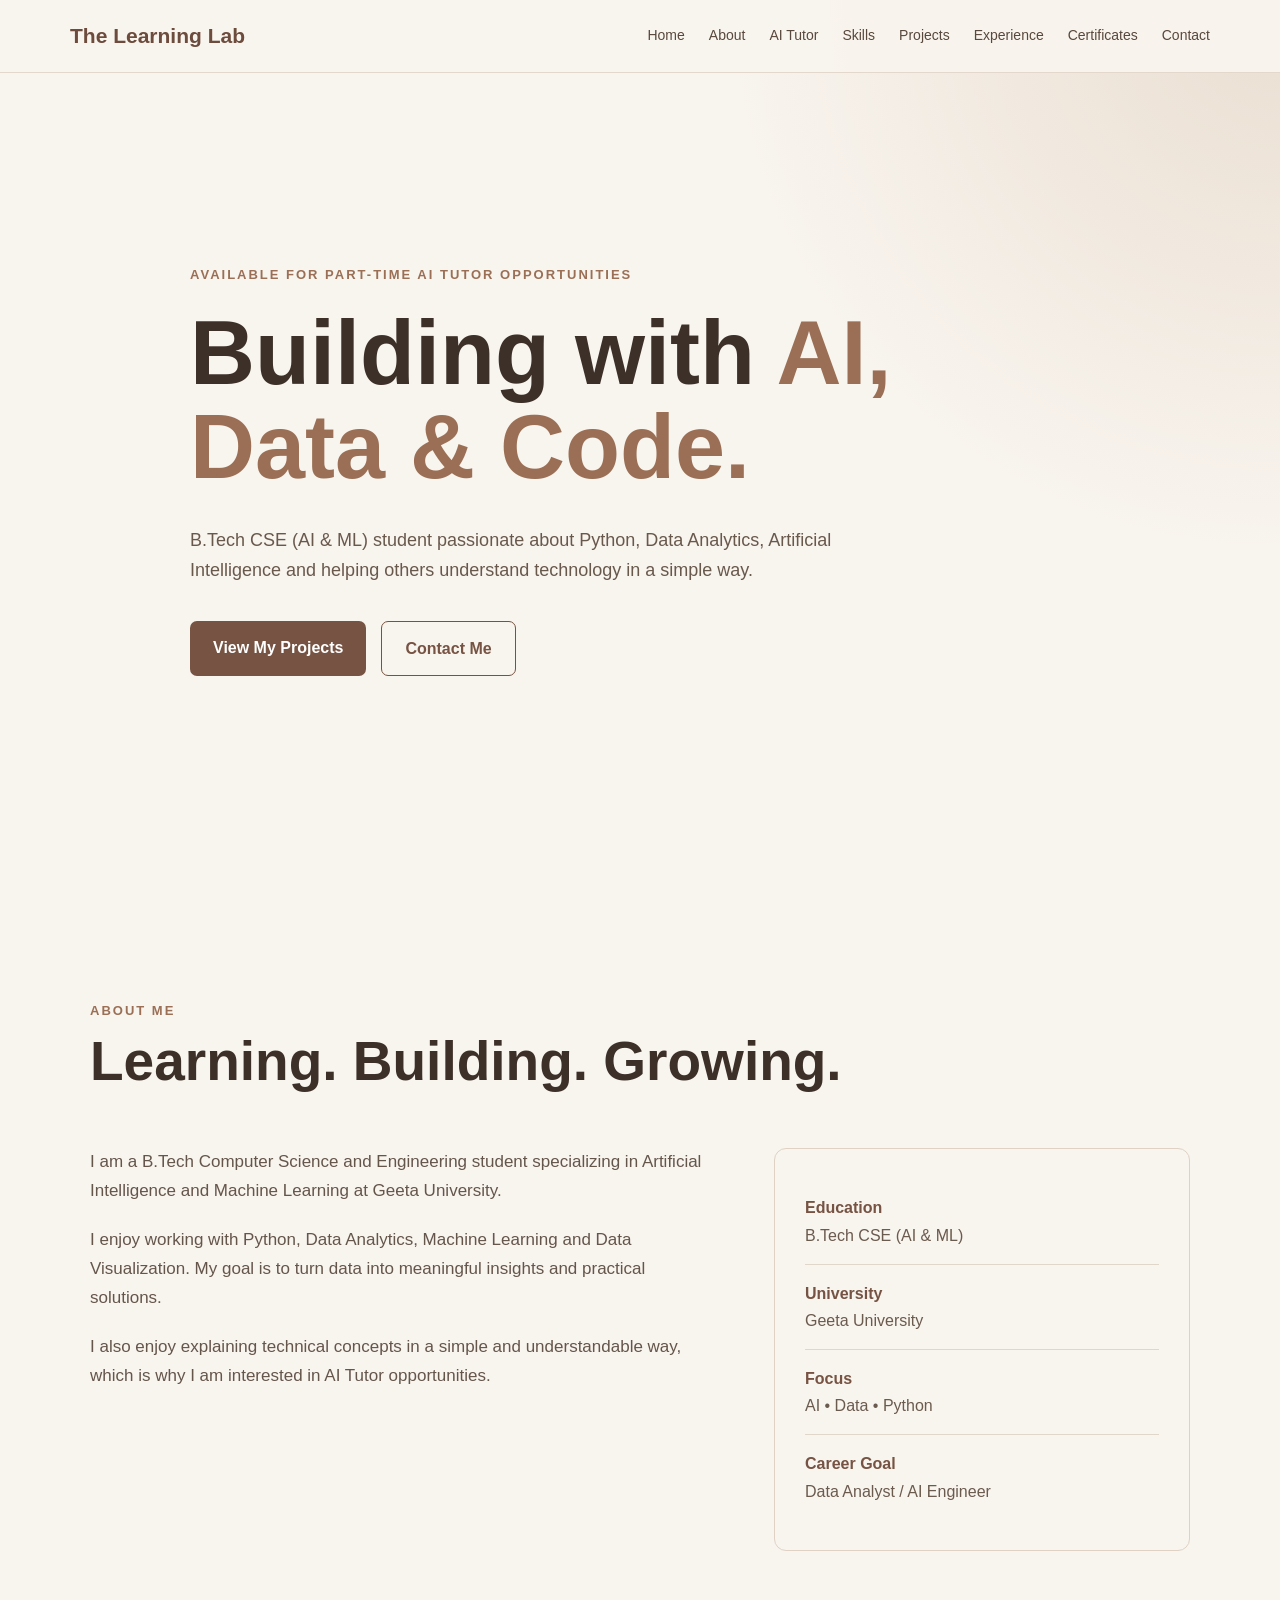
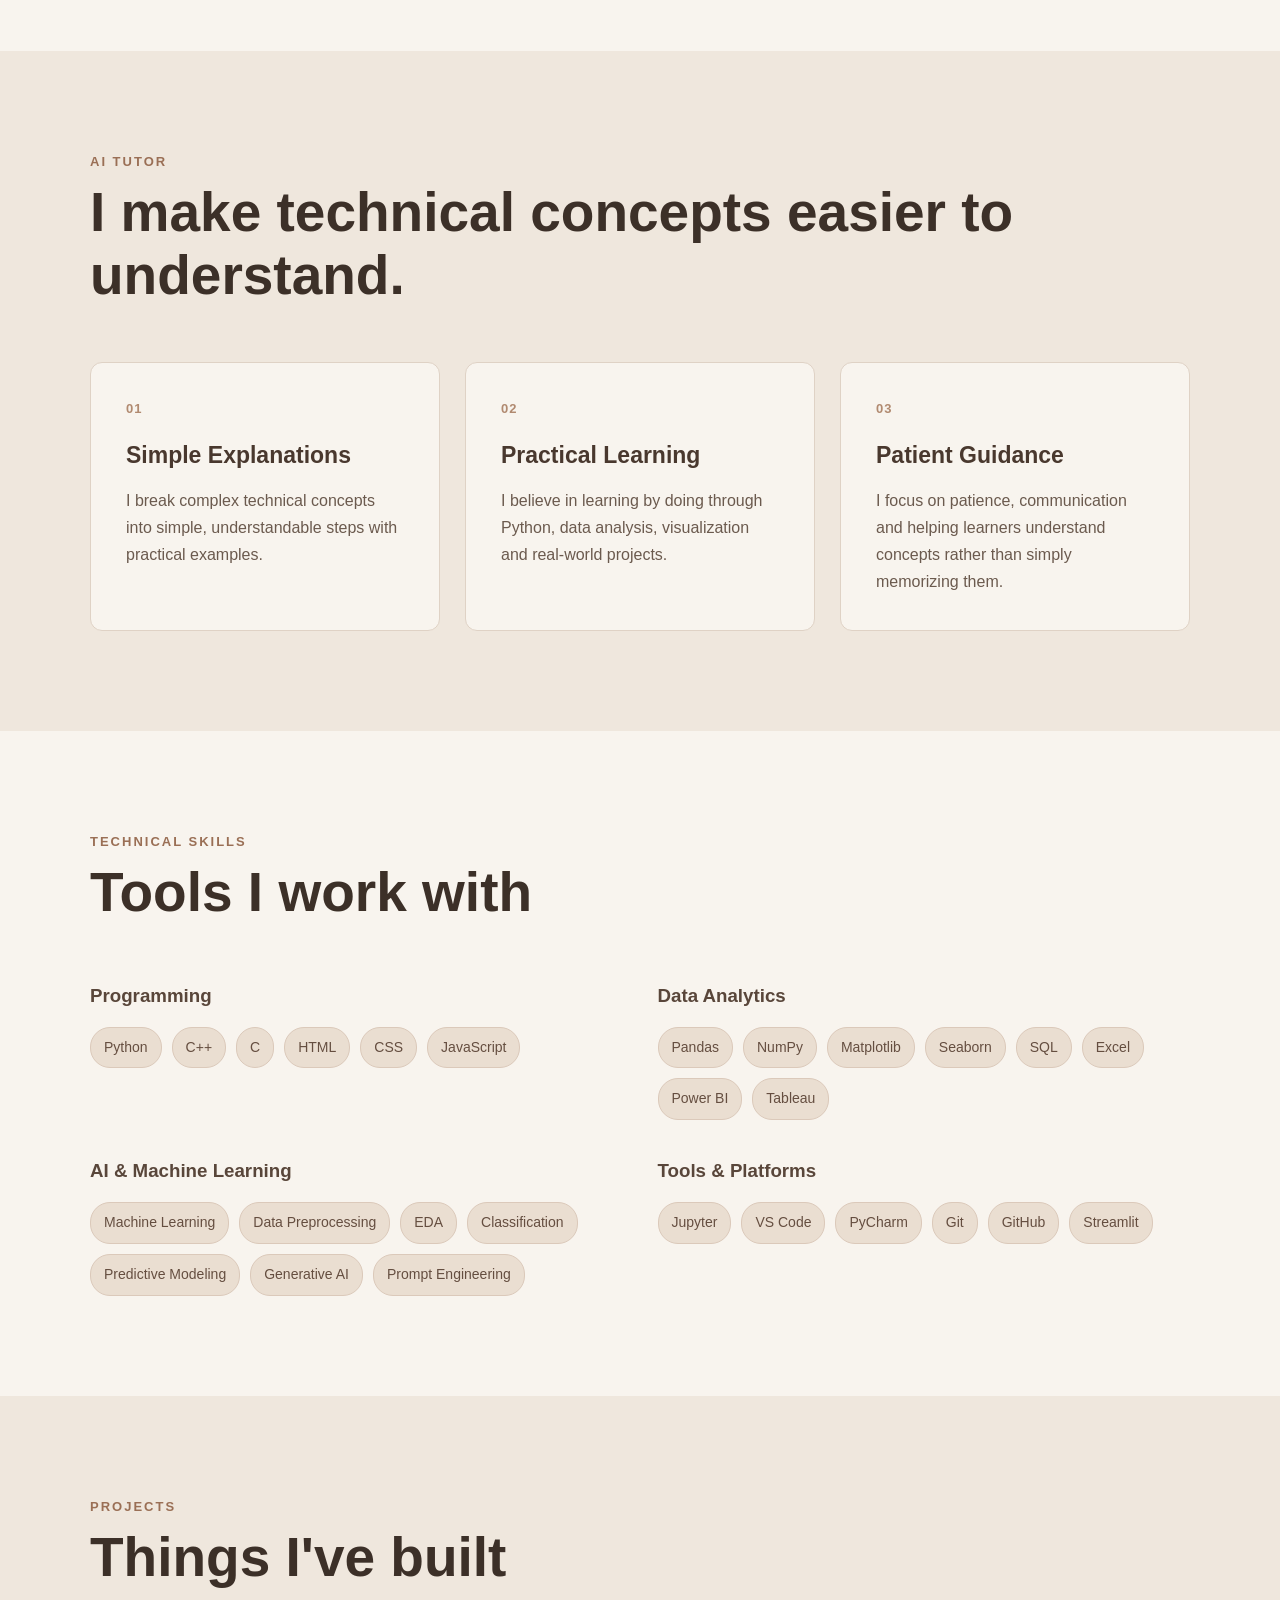
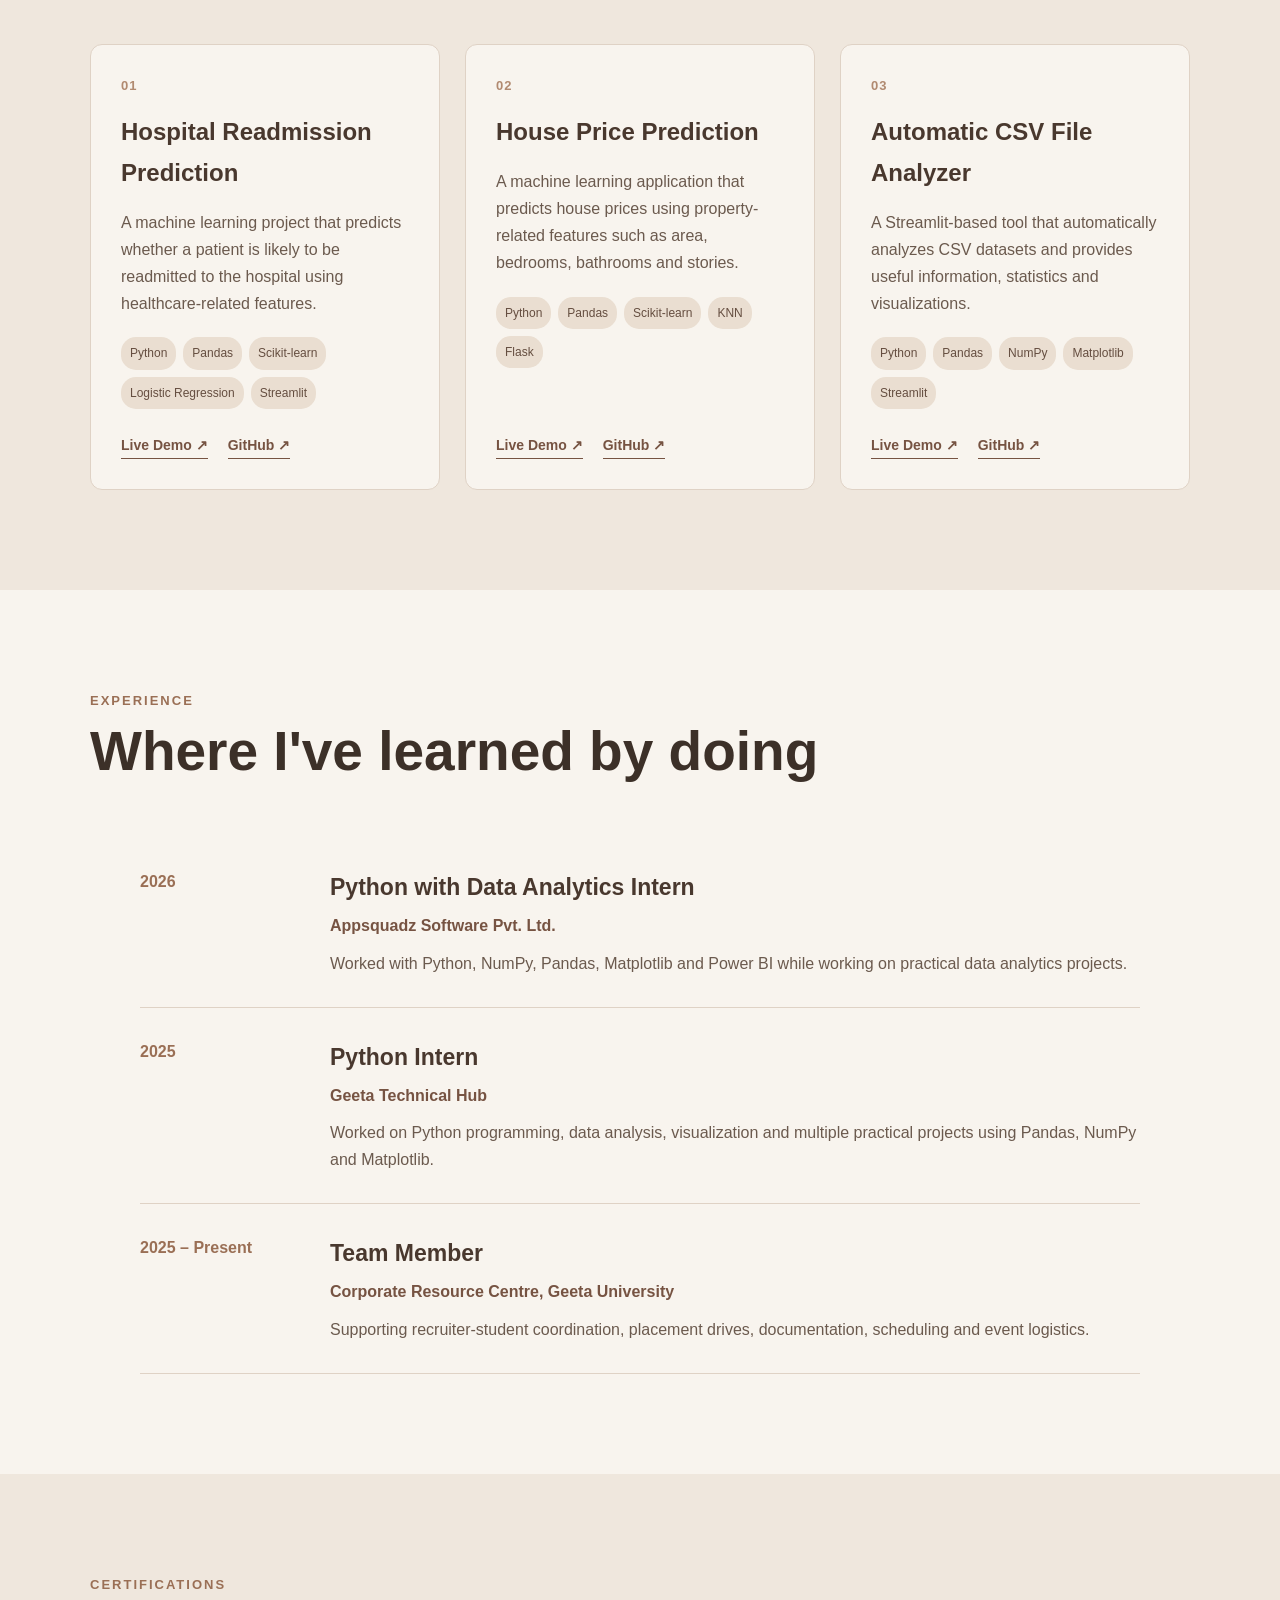
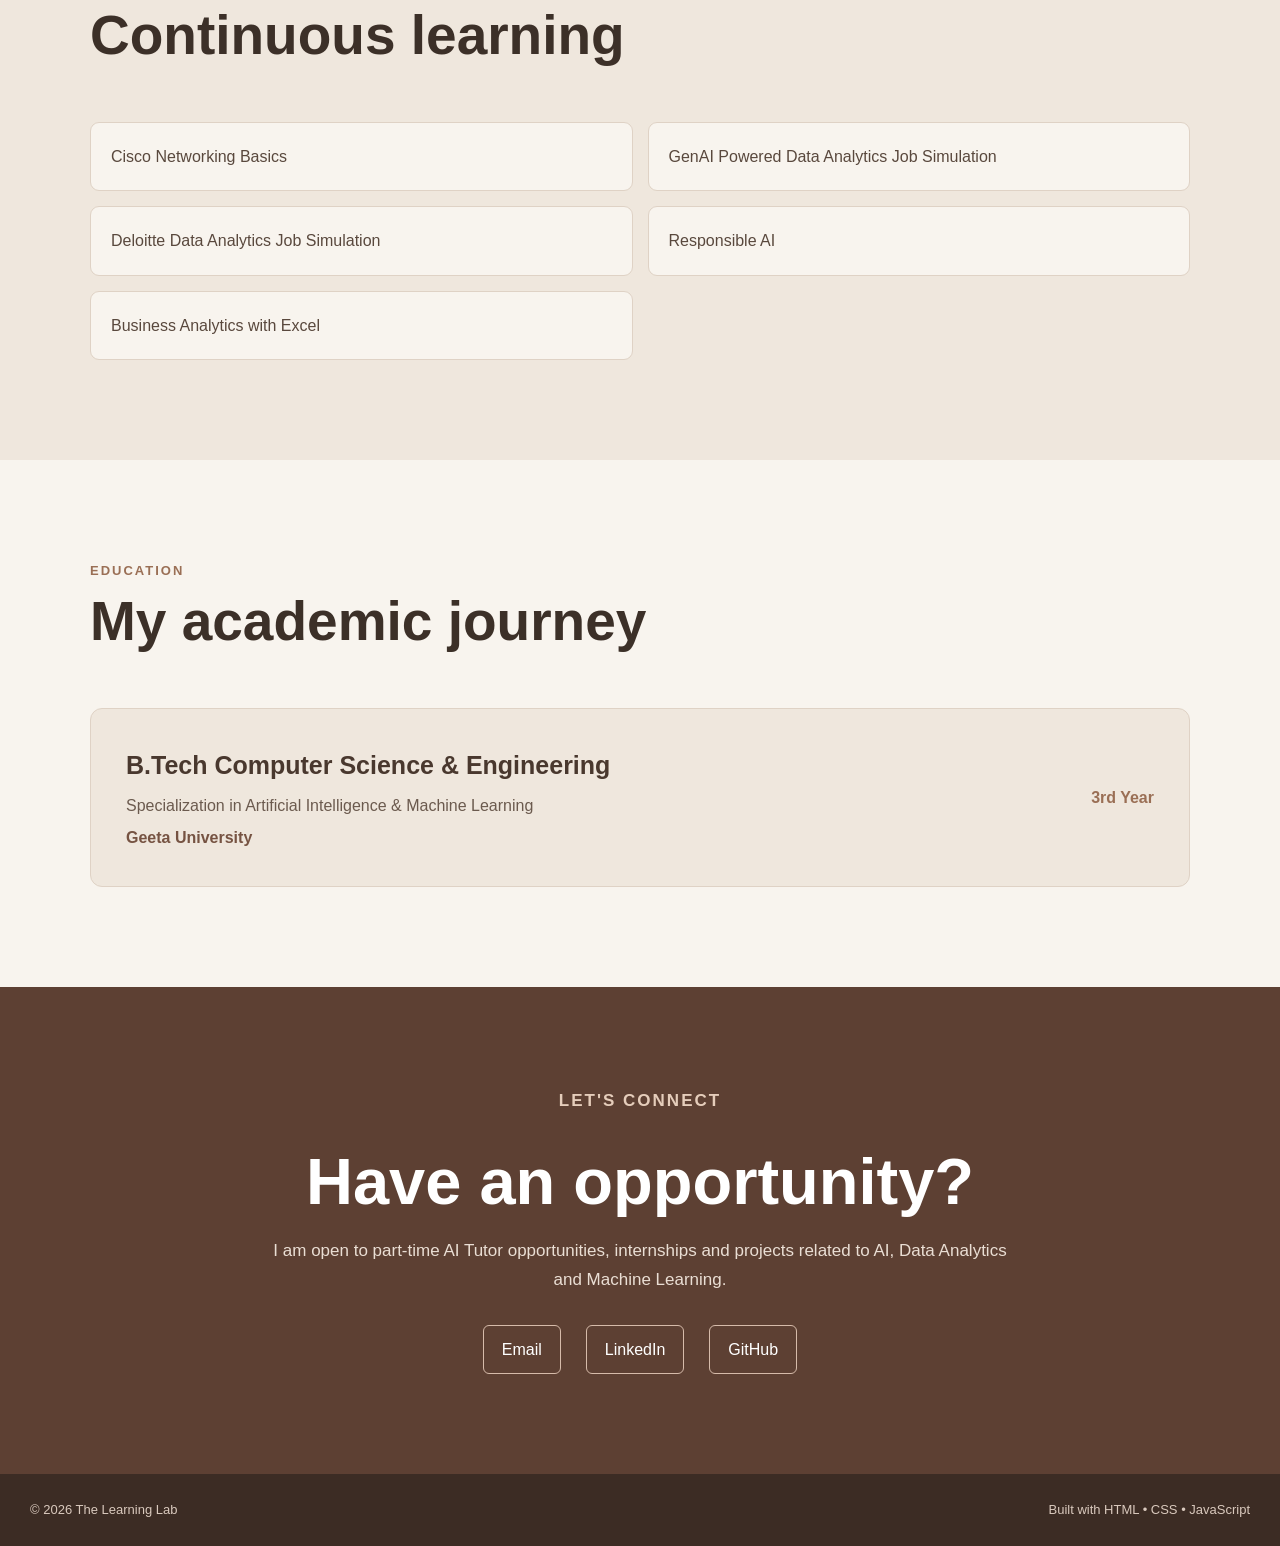
<file: index.html>
<!DOCTYPE html>
<html lang="en">

<head>
    <meta charset="UTF-8">
    <meta name="viewport" content="width=device-width, initial-scale=1.0">

    <title>The Learning Lab | AI & Data Portfolio</title>

    <meta name="description"
        content="Portfolio showcasing AI, ML, Python, Data Analytics and AI Tutoring skills.">

    <link rel="stylesheet" href="style.css">
</head>

<body>

    <!-- ================= NAVBAR ================= -->

    <nav class="navbar">

        <div class="nav-container">

            <a href="#home" class="logo">
                The Learning Lab
            </a>

            <button class="menu-toggle" id="menuToggle">
                ☰
            </button>

            <div class="nav-links" id="navLinks">

                <a href="#home">Home</a>
                <a href="#about">About</a>
                <a href="#tutor">AI Tutor</a>
                <a href="#skills">Skills</a>
                <a href="#projects">Projects</a>
                <a href="#experience">Experience</a>
                <a href="#certificates">Certificates</a>
                <a href="#contact">Contact</a>

            </div>

        </div>

    </nav>


    <!-- ================= HERO ================= -->

    <section id="home" class="hero">

        <div class="hero-content">

            <p class="small-heading">
                AVAILABLE FOR PART-TIME AI TUTOR OPPORTUNITIES
            </p>

            <h1>
                Building with
                <span>AI, Data & Code.</span>
            </h1>

            <p class="hero-text">
                B.Tech CSE (AI & ML) student passionate about Python,
                Data Analytics, Artificial Intelligence and helping others
                understand technology in a simple way.
            </p>

            <div class="hero-buttons">

                <a href="#projects" class="btn primary-btn">
                    View My Projects
                </a>

                <a href="#contact" class="btn secondary-btn">
                    Contact Me
                </a>

            </div>

        </div>

    </section>


    <!-- ================= ABOUT ================= -->

    <section id="about" class="section">

        <div class="section-heading">

            <p>ABOUT ME</p>

            <h2>
                Learning. Building. Growing.
            </h2>

        </div>

        <div class="about-container">

            <div class="about-text">

                <p>
                    I am a B.Tech Computer Science and Engineering student
                    specializing in Artificial Intelligence and Machine Learning
                    at Geeta University.
                </p>

                <p>
                    I enjoy working with Python, Data Analytics,
                    Machine Learning and Data Visualization.
                    My goal is to turn data into meaningful insights
                    and practical solutions.
                </p>

                <p>
                    I also enjoy explaining technical concepts in a simple
                    and understandable way, which is why I am interested
                    in AI Tutor opportunities.
                </p>

            </div>


            <div class="about-card">

                <div class="info-item">
                    <strong>Education</strong>
                    <span>B.Tech CSE (AI & ML)</span>
                </div>

                <div class="info-item">
                    <strong>University</strong>
                    <span>Geeta University</span>
                </div>

                <div class="info-item">
                    <strong>Focus</strong>
                    <span>AI • Data • Python</span>
                </div>

                <div class="info-item">
                    <strong>Career Goal</strong>
                    <span>Data Analyst / AI Engineer</span>
                </div>

            </div>

        </div>

    </section>


    <!-- ================= AI TUTOR ================= -->

    <section id="tutor" class="section light-section">

        <div class="section-heading">

            <p>AI TUTOR</p>

            <h2>
                I make technical concepts easier to understand.
            </h2>

        </div>

        <div class="tutor-container">

            <div class="tutor-card">

                <div class="card-number">
                    01
                </div>

                <h3>
                    Simple Explanations
                </h3>

                <p>
                    I break complex technical concepts into simple,
                    understandable steps with practical examples.
                </p>

            </div>


            <div class="tutor-card">

                <div class="card-number">
                    02
                </div>

                <h3>
                    Practical Learning
                </h3>

                <p>
                    I believe in learning by doing through Python,
                    data analysis, visualization and real-world projects.
                </p>

            </div>


            <div class="tutor-card">

                <div class="card-number">
                    03
                </div>

                <h3>
                    Patient Guidance
                </h3>

                <p>
                    I focus on patience, communication and helping learners
                    understand concepts rather than simply memorizing them.
                </p>

            </div>

        </div>

    </section>


    <!-- ================= SKILLS ================= -->

    <section id="skills" class="section">

        <div class="section-heading">

            <p>TECHNICAL SKILLS</p>

            <h2>
                Tools I work with
            </h2>

        </div>


        <div class="skills-container">

            <div class="skill-group">

                <h3>Programming</h3>

                <div class="skill-tags">

                    <span>Python</span>
                    <span>C++</span>
                    <span>C</span>
                    <span>HTML</span>
                    <span>CSS</span>
                    <span>JavaScript</span>

                </div>

            </div>


            <div class="skill-group">

                <h3>Data Analytics</h3>

                <div class="skill-tags">

                    <span>Pandas</span>
                    <span>NumPy</span>
                    <span>Matplotlib</span>
                    <span>Seaborn</span>
                    <span>SQL</span>
                    <span>Excel</span>
                    <span>Power BI</span>
                    <span>Tableau</span>

                </div>

            </div>


            <div class="skill-group">

                <h3>AI & Machine Learning</h3>

                <div class="skill-tags">

                    <span>Machine Learning</span>
                    <span>Data Preprocessing</span>
                    <span>EDA</span>
                    <span>Classification</span>
                    <span>Predictive Modeling</span>
                    <span>Generative AI</span>
                    <span>Prompt Engineering</span>

                </div>

            </div>


            <div class="skill-group">

                <h3>Tools & Platforms</h3>

                <div class="skill-tags">

                    <span>Jupyter</span>
                    <span>VS Code</span>
                    <span>PyCharm</span>
                    <span>Git</span>
                    <span>GitHub</span>
                    <span>Streamlit</span>

                </div>

            </div>

        </div>

    </section>


    <!-- ================= PROJECTS ================= -->

    <section id="projects" class="section light-section">

        <div class="section-heading">

            <p>PROJECTS</p>

            <h2>
                Things I've built
            </h2>

        </div>


        <div class="projects-container">


            <!-- PROJECT 1 -->

            <div class="project-card">

                <div class="project-number">
                    01
                </div>

                <h3>
                    Hospital Readmission Prediction
                </h3>

                <p>
                    A machine learning project that predicts whether a
                    patient is likely to be readmitted to the hospital
                    using healthcare-related features.
                </p>

                <div class="project-tech">

                    <span>Python</span>
                    <span>Pandas</span>
                    <span>Scikit-learn</span>
                    <span>Logistic Regression</span>
                    <span>Streamlit</span>

                </div>

                <div class="project-links">

                    <!-- ADD YOUR LINK HERE -->
                    <a href="https://hospital-readmission-prediction-app-ecuzlespdm7qqhekueapzs.streamlit.app/" target="_blank">
                        Live Demo ↗
                    </a>

                    <!-- ADD YOUR GITHUB LINK HERE -->
                    <a href="https://github.com/Randeep-Kaur17/Hospital-Readmission-Prediction-App" target="_blank">
                        GitHub ↗
                    </a>

                </div>

            </div>


            <!-- PROJECT 2 -->

            <div class="project-card">

                <div class="project-number">
                    02
                </div>

                <h3>
                    House Price Prediction
                </h3>

                <p>
                    A machine learning application that predicts house
                    prices using property-related features such as area,
                    bedrooms, bathrooms and stories.
                </p>

                <div class="project-tech">

                    <span>Python</span>
                    <span>Pandas</span>
                    <span>Scikit-learn</span>
                    <span>KNN</span>
                    <span>Flask</span>

                </div>

                <div class="project-links">

                    <!-- ADD YOUR LINK HERE -->
                    <a href="https://house-price-prediction-system-chflemxche7tswudwcho5f.streamlit.app/" target="_blank">
                        Live Demo ↗
                    </a>

                    <!-- ADD YOUR GITHUB LINK HERE -->
                    <a href="https://github.com/Randeep-Kaur17/House-Price-Prediction-System" target="_blank">
                        GitHub ↗
                    </a>

                </div>

            </div>


            <!-- PROJECT 3 -->

            <div class="project-card">

                <div class="project-number">
                    03
                </div>

                <h3>
                    Automatic CSV File Analyzer
                </h3>

                <p>
                    A Streamlit-based tool that automatically analyzes
                    CSV datasets and provides useful information,
                    statistics and visualizations.
                </p>

                <div class="project-tech">

                    <span>Python</span>
                    <span>Pandas</span>
                    <span>NumPy</span>
                    <span>Matplotlib</span>
                    <span>Streamlit</span>

                </div>

                <div class="project-links">

                    <!-- ADD YOUR LINK HERE -->
                    <a href="https://automated-csv-data-analyzer-yiscxzaweefxeggbfsgeio.streamlit.app/" target="_blank">
                        Live Demo ↗
                    </a>

                    <!-- ADD YOUR GITHUB LINK HERE -->
                    <a href="https://github.com/Randeep-Kaur17/Automated-CSV-Data-Analyzer" target="_blank">
                        GitHub ↗
                    </a>

                </div>

            </div>


        </div>

    </section>


    <!-- ================= EXPERIENCE ================= -->

    <section id="experience" class="section">

        <div class="section-heading">

            <p>EXPERIENCE</p>

            <h2>
                Where I've learned by doing
            </h2>

        </div>


        <div class="timeline">


            <div class="timeline-item">

                <span class="timeline-date">
                    2026
                </span>

                <div>

                    <h3>
                        Python with Data Analytics Intern
                    </h3>

                    <h4>
                        Appsquadz Software Pvt. Ltd.
                    </h4>

                    <p>
                        Worked with Python, NumPy, Pandas, Matplotlib
                        and Power BI while working on practical
                        data analytics projects.
                    </p>

                </div>

            </div>


            <div class="timeline-item">

                <span class="timeline-date">
                    2025
                </span>

                <div>

                    <h3>
                        Python Intern
                    </h3>

                    <h4>
                        Geeta Technical Hub
                    </h4>

                    <p>
                        Worked on Python programming, data analysis,
                        visualization and multiple practical projects
                        using Pandas, NumPy and Matplotlib.
                    </p>

                </div>

            </div>


            <div class="timeline-item">

                <span class="timeline-date">
                    2025 – Present
                </span>

                <div>

                    <h3>
                        Team Member
                    </h3>

                    <h4>
                        Corporate Resource Centre, Geeta University
                    </h4>

                    <p>
                        Supporting recruiter-student coordination,
                        placement drives, documentation, scheduling
                        and event logistics.
                    </p>

                </div>

            </div>


        </div>

    </section>


    <!-- ================= CERTIFICATES ================= -->

    <section id="certificates" class="section light-section">

        <div class="section-heading">

            <p>CERTIFICATIONS</p>

            <h2>
                Continuous learning
            </h2>

        </div>


        <div class="certificate-grid">

            <div class="certificate-card">
                Cisco Networking Basics
            </div>

            <div class="certificate-card">
                GenAI Powered Data Analytics Job Simulation
            </div>

            <div class="certificate-card">
                Deloitte Data Analytics Job Simulation
            </div>

            <div class="certificate-card">
                Responsible AI
            </div>

            <div class="certificate-card">
                Business Analytics with Excel
            </div>


        </div>

    </section>


    <!-- ================= EDUCATION ================= -->

    <section class="section education-section">

        <div class="section-heading">

            <p>EDUCATION</p>

            <h2>
                My academic journey
            </h2>

        </div>


        <div class="education-card">

            <div>

                <h3>
                    B.Tech Computer Science & Engineering
                </h3>

                <p>
                    Specialization in Artificial Intelligence &
                    Machine Learning
                </p>

                <strong>
                    Geeta University
                </strong>

            </div>

            <div class="education-year">
                3rd Year
            </div>

        </div>

    </section>


    <!-- ================= CONTACT ================= -->

    <section id="contact" class="section contact-section">

        <div class="contact-content">

            <p class="small-heading">
                LET'S CONNECT
            </p>

            <h2>
                Have an opportunity?
            </h2>

            <p>
                I am open to part-time AI Tutor opportunities,
                internships and projects related to AI,
                Data Analytics and Machine Learning.
            </p>


            <div class="contact-links">

                <!-- Replace these with your actual links -->

                <a href="kaurrandeepvirk@example.com">
                    Email
                </a>

                <a href="https://www.linkedin.com/in/randeep-kaur-5640b9323/" target="_blank">
                    LinkedIn
                </a>

                <a href="https://github.com/Randeep-Kaur17" target="_blank">
                    GitHub
                </a>

            </div>

        </div>

    </section>


    <!-- ================= FOOTER ================= -->

    <footer>

        <p>
            © <span id="year"></span> The Learning Lab
        </p>

        <p>
            Built with HTML • CSS • JavaScript
        </p>

    </footer>


    <script src="script.js"></script>

</body>

</html>
</file>
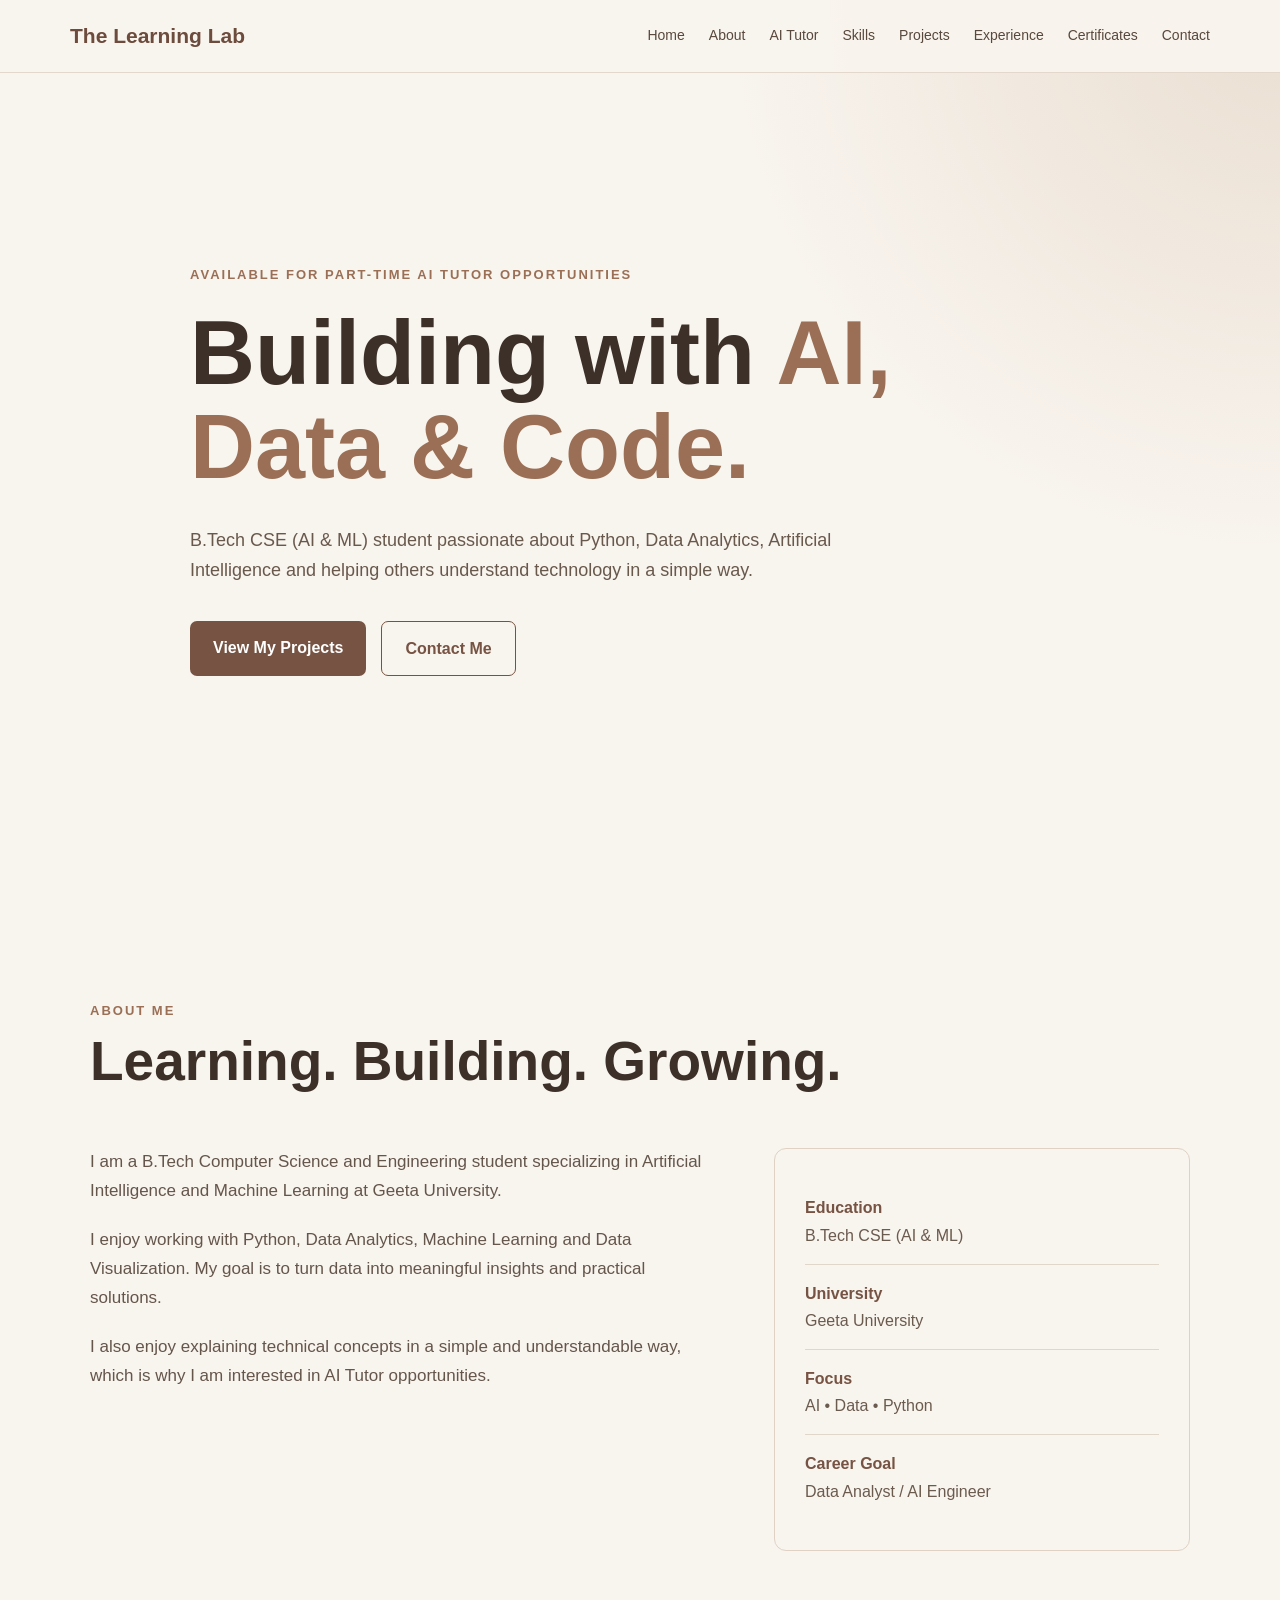
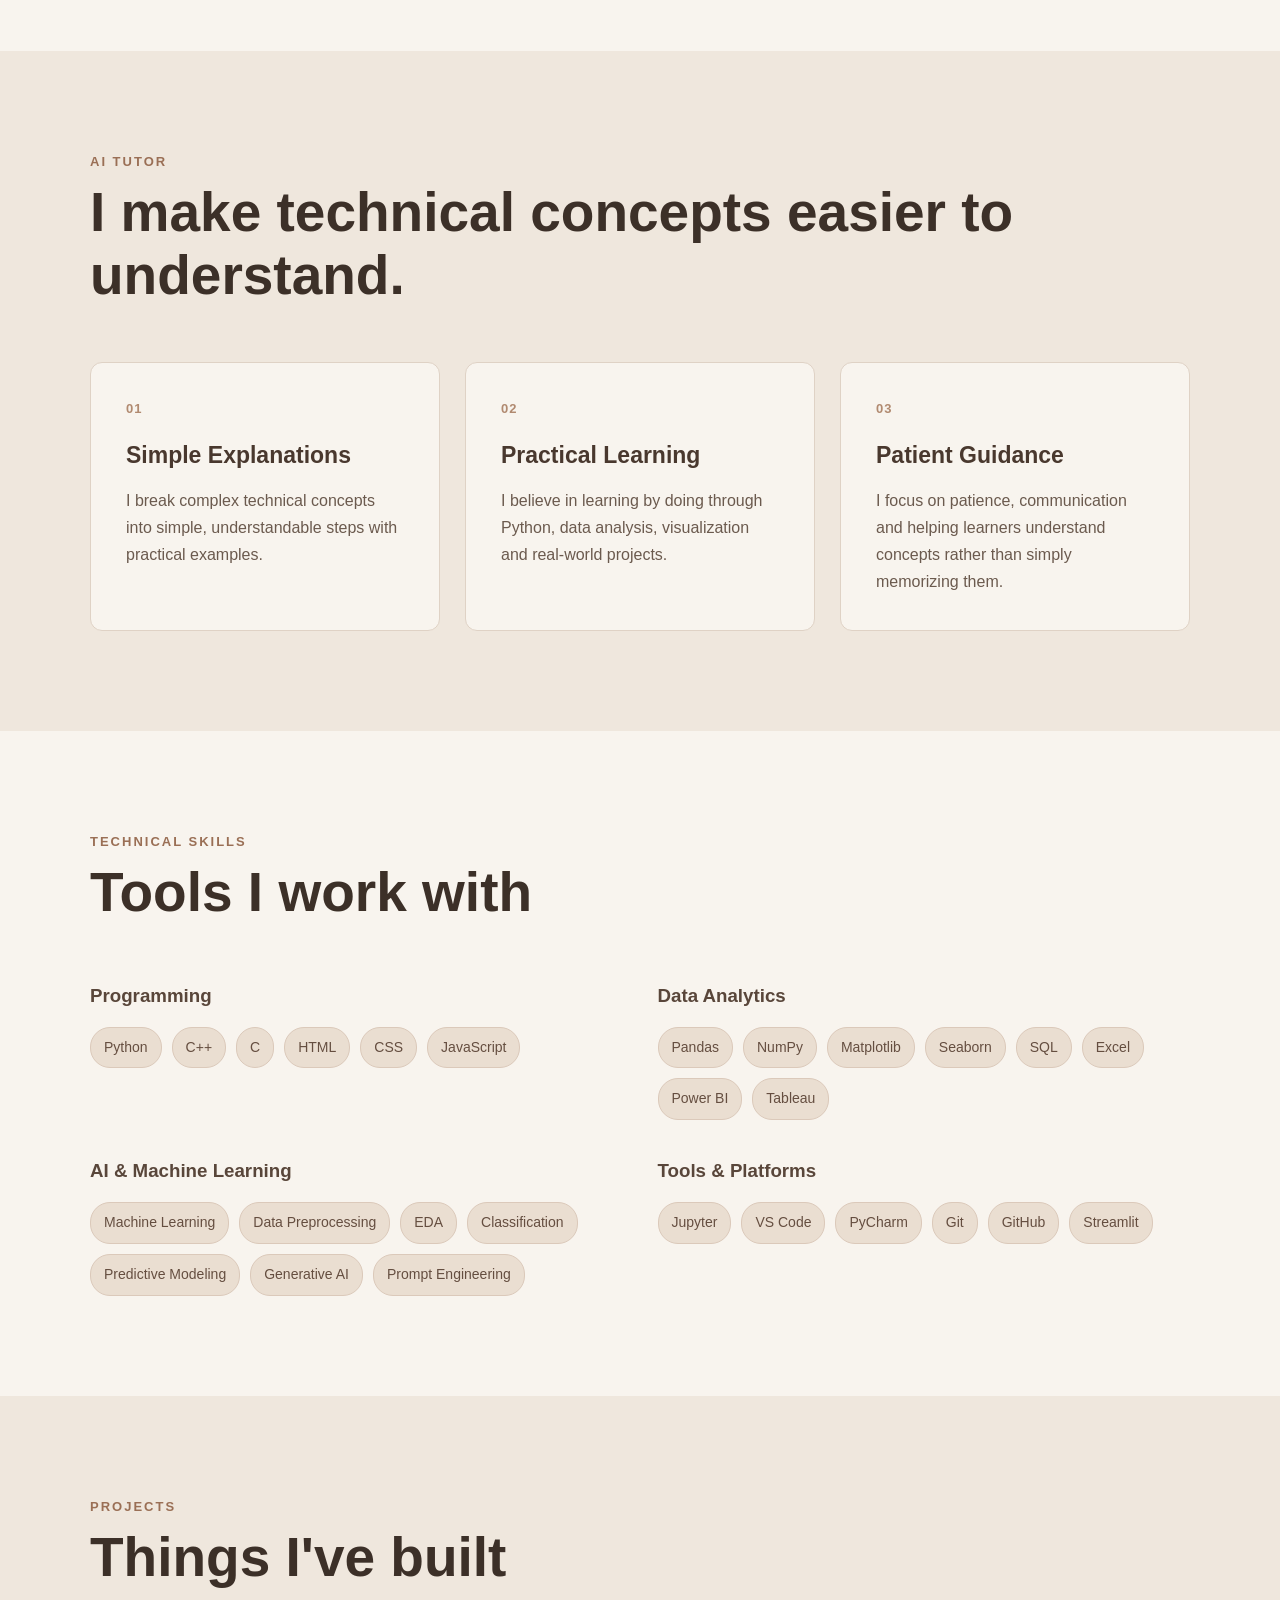
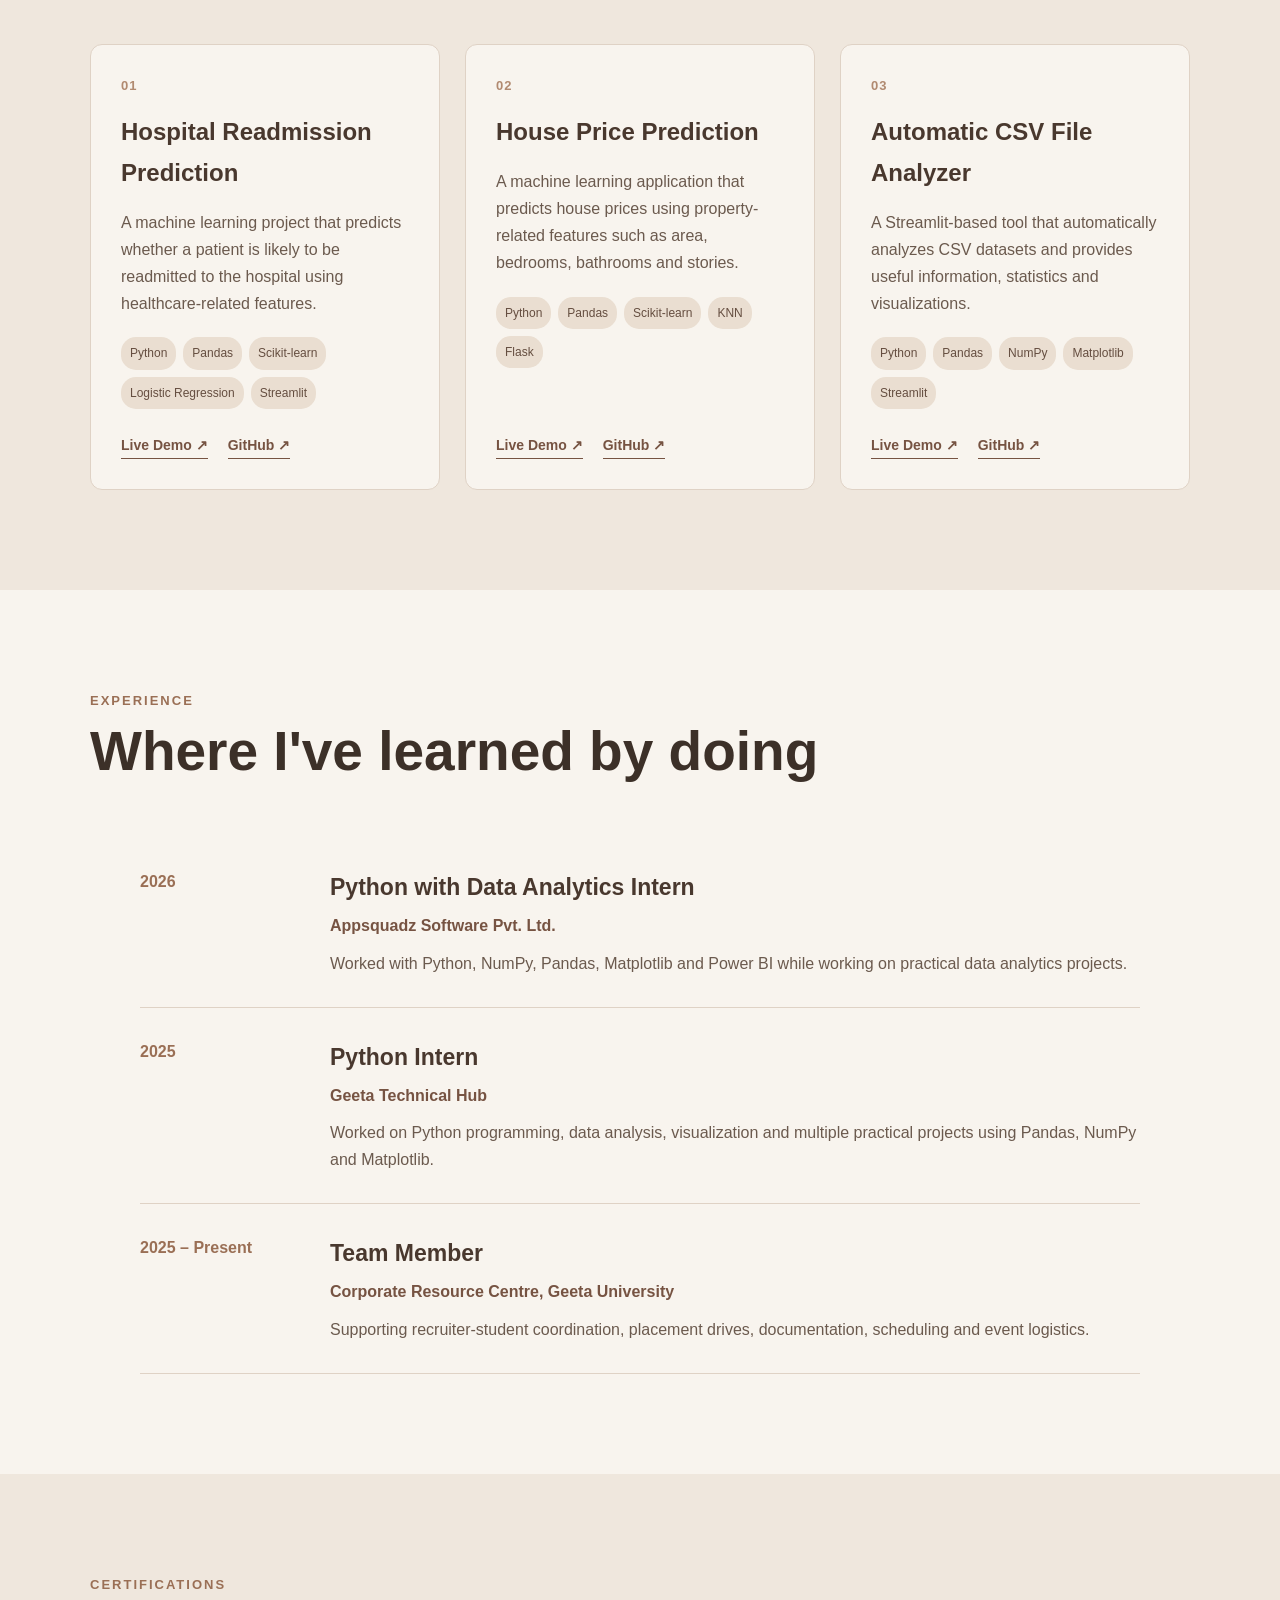
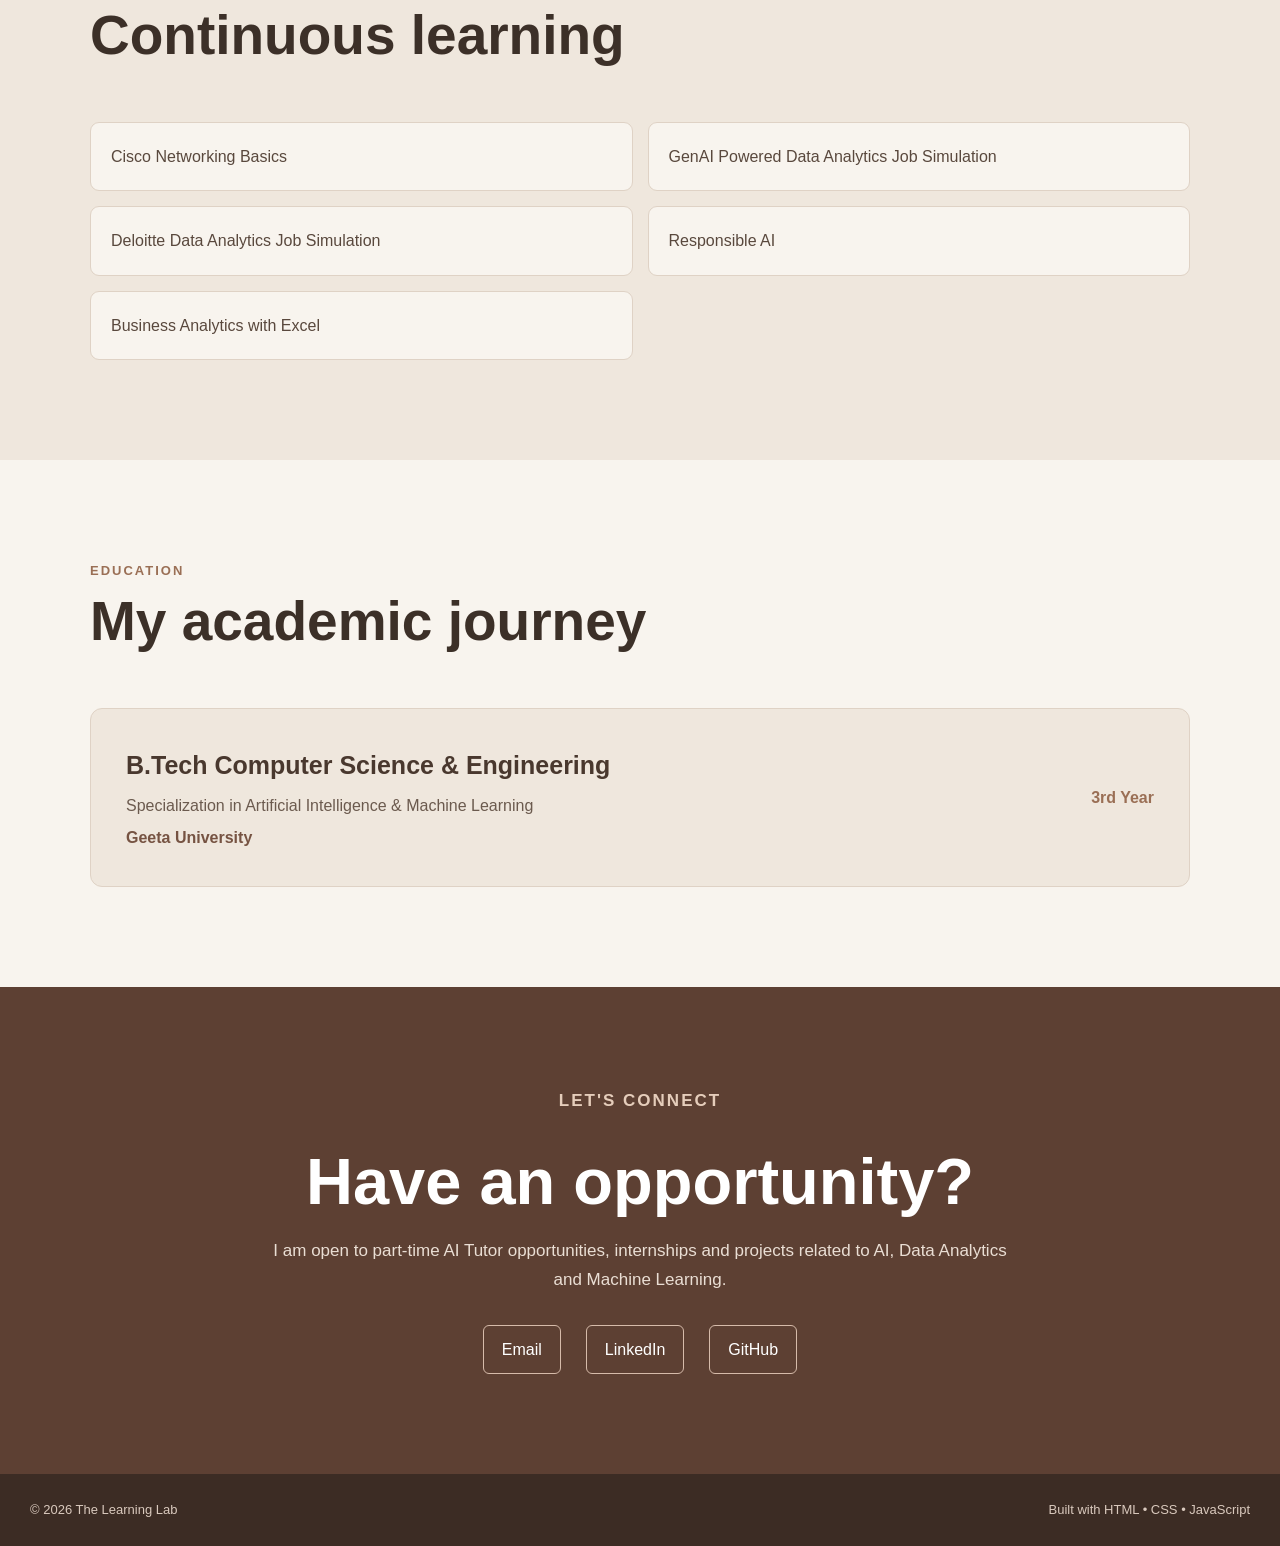
<file: indexx.html>
<!DOCTYPE html>
<html lang="en">

<head>
    <meta charset="UTF-8">
    <meta name="viewport" content="width=device-width, initial-scale=1.0">

    <title>The Learning Lab | AI & Data Portfolio</title>

    <meta name="description"
        content="Portfolio showcasing AI, ML, Python, Data Analytics and AI Tutoring skills.">

    <link rel="stylesheet" href="style.css">
</head>

<body>

    <!-- ================= NAVBAR ================= -->

    <nav class="navbar">

        <div class="nav-container">

            <a href="#home" class="logo">
                The Learning Lab
            </a>

            <button class="menu-toggle" id="menuToggle">
                ☰
            </button>

            <div class="nav-links" id="navLinks">

                <a href="#home">Home</a>
                <a href="#about">About</a>
                <a href="#tutor">AI Tutor</a>
                <a href="#skills">Skills</a>
                <a href="#projects">Projects</a>
                <a href="#experience">Experience</a>
                <a href="#certificates">Certificates</a>
                <a href="#contact">Contact</a>

            </div>

        </div>

    </nav>


    <!-- ================= HERO ================= -->

    <section id="home" class="hero">

        <div class="hero-content">

            <p class="small-heading">
                AVAILABLE FOR PART-TIME AI TUTOR OPPORTUNITIES
            </p>

            <h1>
                Building with
                <span>AI, Data & Code.</span>
            </h1>

            <p class="hero-text">
                B.Tech CSE (AI & ML) student passionate about Python,
                Data Analytics, Artificial Intelligence and helping others
                understand technology in a simple way.
            </p>

            <div class="hero-buttons">

                <a href="#projects" class="btn primary-btn">
                    View My Projects
                </a>

                <a href="#contact" class="btn secondary-btn">
                    Contact Me
                </a>

            </div>

        </div>

    </section>


    <!-- ================= ABOUT ================= -->

    <section id="about" class="section">

        <div class="section-heading">

            <p>ABOUT ME</p>

            <h2>
                Learning. Building. Growing.
            </h2>

        </div>

        <div class="about-container">

            <div class="about-text">

                <p>
                    I am a B.Tech Computer Science and Engineering student
                    specializing in Artificial Intelligence and Machine Learning
                    at Geeta University.
                </p>

                <p>
                    I enjoy working with Python, Data Analytics,
                    Machine Learning and Data Visualization.
                    My goal is to turn data into meaningful insights
                    and practical solutions.
                </p>

                <p>
                    I also enjoy explaining technical concepts in a simple
                    and understandable way, which is why I am interested
                    in AI Tutor opportunities.
                </p>

            </div>


            <div class="about-card">

                <div class="info-item">
                    <strong>Education</strong>
                    <span>B.Tech CSE (AI & ML)</span>
                </div>

                <div class="info-item">
                    <strong>University</strong>
                    <span>Geeta University</span>
                </div>

                <div class="info-item">
                    <strong>Focus</strong>
                    <span>AI • Data • Python</span>
                </div>

                <div class="info-item">
                    <strong>Career Goal</strong>
                    <span>Data Analyst / AI Engineer</span>
                </div>

            </div>

        </div>

    </section>


    <!-- ================= AI TUTOR ================= -->

    <section id="tutor" class="section light-section">

        <div class="section-heading">

            <p>AI TUTOR</p>

            <h2>
                I make technical concepts easier to understand.
            </h2>

        </div>

        <div class="tutor-container">

            <div class="tutor-card">

                <div class="card-number">
                    01
                </div>

                <h3>
                    Simple Explanations
                </h3>

                <p>
                    I break complex technical concepts into simple,
                    understandable steps with practical examples.
                </p>

            </div>


            <div class="tutor-card">

                <div class="card-number">
                    02
                </div>

                <h3>
                    Practical Learning
                </h3>

                <p>
                    I believe in learning by doing through Python,
                    data analysis, visualization and real-world projects.
                </p>

            </div>


            <div class="tutor-card">

                <div class="card-number">
                    03
                </div>

                <h3>
                    Patient Guidance
                </h3>

                <p>
                    I focus on patience, communication and helping learners
                    understand concepts rather than simply memorizing them.
                </p>

            </div>

        </div>

    </section>


    <!-- ================= SKILLS ================= -->

    <section id="skills" class="section">

        <div class="section-heading">

            <p>TECHNICAL SKILLS</p>

            <h2>
                Tools I work with
            </h2>

        </div>


        <div class="skills-container">

            <div class="skill-group">

                <h3>Programming</h3>

                <div class="skill-tags">

                    <span>Python</span>
                    <span>C++</span>
                    <span>C</span>
                    <span>HTML</span>
                    <span>CSS</span>
                    <span>JavaScript</span>

                </div>

            </div>


            <div class="skill-group">

                <h3>Data Analytics</h3>

                <div class="skill-tags">

                    <span>Pandas</span>
                    <span>NumPy</span>
                    <span>Matplotlib</span>
                    <span>Seaborn</span>
                    <span>SQL</span>
                    <span>Excel</span>
                    <span>Power BI</span>
                    <span>Tableau</span>

                </div>

            </div>


            <div class="skill-group">

                <h3>AI & Machine Learning</h3>

                <div class="skill-tags">

                    <span>Machine Learning</span>
                    <span>Data Preprocessing</span>
                    <span>EDA</span>
                    <span>Classification</span>
                    <span>Predictive Modeling</span>
                    <span>Generative AI</span>
                    <span>Prompt Engineering</span>

                </div>

            </div>


            <div class="skill-group">

                <h3>Tools & Platforms</h3>

                <div class="skill-tags">

                    <span>Jupyter</span>
                    <span>VS Code</span>
                    <span>PyCharm</span>
                    <span>Git</span>
                    <span>GitHub</span>
                    <span>Streamlit</span>

                </div>

            </div>

        </div>

    </section>


    <!-- ================= PROJECTS ================= -->

    <section id="projects" class="section light-section">

        <div class="section-heading">

            <p>PROJECTS</p>

            <h2>
                Things I've built
            </h2>

        </div>


        <div class="projects-container">


            <!-- PROJECT 1 -->

            <div class="project-card">

                <div class="project-number">
                    01
                </div>

                <h3>
                    Hospital Readmission Prediction
                </h3>

                <p>
                    A machine learning project that predicts whether a
                    patient is likely to be readmitted to the hospital
                    using healthcare-related features.
                </p>

                <div class="project-tech">

                    <span>Python</span>
                    <span>Pandas</span>
                    <span>Scikit-learn</span>
                    <span>Logistic Regression</span>
                    <span>Streamlit</span>

                </div>

                <div class="project-links">

                    <!-- ADD YOUR LINK HERE -->
                    <a href="https://hospital-readmission-prediction-app-ecuzlespdm7qqhekueapzs.streamlit.app/" target="_blank">
                        Live Demo ↗
                    </a>

                    <!-- ADD YOUR GITHUB LINK HERE -->
                    <a href="https://github.com/Randeep-Kaur17/Hospital-Readmission-Prediction-App" target="_blank">
                        GitHub ↗
                    </a>

                </div>

            </div>


            <!-- PROJECT 2 -->

            <div class="project-card">

                <div class="project-number">
                    02
                </div>

                <h3>
                    House Price Prediction
                </h3>

                <p>
                    A machine learning application that predicts house
                    prices using property-related features such as area,
                    bedrooms, bathrooms and stories.
                </p>

                <div class="project-tech">

                    <span>Python</span>
                    <span>Pandas</span>
                    <span>Scikit-learn</span>
                    <span>KNN</span>
                    <span>Flask</span>

                </div>

                <div class="project-links">

                    <!-- ADD YOUR LINK HERE -->
                    <a href="https://house-price-prediction-system-chflemxche7tswudwcho5f.streamlit.app/" target="_blank">
                        Live Demo ↗
                    </a>

                    <!-- ADD YOUR GITHUB LINK HERE -->
                    <a href="https://github.com/Randeep-Kaur17/House-Price-Prediction-System" target="_blank">
                        GitHub ↗
                    </a>

                </div>

            </div>


            <!-- PROJECT 3 -->

            <div class="project-card">

                <div class="project-number">
                    03
                </div>

                <h3>
                    Automatic CSV File Analyzer
                </h3>

                <p>
                    A Streamlit-based tool that automatically analyzes
                    CSV datasets and provides useful information,
                    statistics and visualizations.
                </p>

                <div class="project-tech">

                    <span>Python</span>
                    <span>Pandas</span>
                    <span>NumPy</span>
                    <span>Matplotlib</span>
                    <span>Streamlit</span>

                </div>

                <div class="project-links">

                    <!-- ADD YOUR LINK HERE -->
                    <a href="https://automated-csv-data-analyzer-yiscxzaweefxeggbfsgeio.streamlit.app/" target="_blank">
                        Live Demo ↗
                    </a>

                    <!-- ADD YOUR GITHUB LINK HERE -->
                    <a href="https://github.com/Randeep-Kaur17/Automated-CSV-Data-Analyzer" target="_blank">
                        GitHub ↗
                    </a>

                </div>

            </div>


        </div>

    </section>


    <!-- ================= EXPERIENCE ================= -->

    <section id="experience" class="section">

        <div class="section-heading">

            <p>EXPERIENCE</p>

            <h2>
                Where I've learned by doing
            </h2>

        </div>


        <div class="timeline">


            <div class="timeline-item">

                <span class="timeline-date">
                    2026
                </span>

                <div>

                    <h3>
                        Python with Data Analytics Intern
                    </h3>

                    <h4>
                        Appsquadz Software Pvt. Ltd.
                    </h4>

                    <p>
                        Worked with Python, NumPy, Pandas, Matplotlib
                        and Power BI while working on practical
                        data analytics projects.
                    </p>

                </div>

            </div>


            <div class="timeline-item">

                <span class="timeline-date">
                    2025
                </span>

                <div>

                    <h3>
                        Python Intern
                    </h3>

                    <h4>
                        Geeta Technical Hub
                    </h4>

                    <p>
                        Worked on Python programming, data analysis,
                        visualization and multiple practical projects
                        using Pandas, NumPy and Matplotlib.
                    </p>

                </div>

            </div>


            <div class="timeline-item">

                <span class="timeline-date">
                    2025 – Present
                </span>

                <div>

                    <h3>
                        Team Member
                    </h3>

                    <h4>
                        Corporate Resource Centre, Geeta University
                    </h4>

                    <p>
                        Supporting recruiter-student coordination,
                        placement drives, documentation, scheduling
                        and event logistics.
                    </p>

                </div>

            </div>


        </div>

    </section>


    <!-- ================= CERTIFICATES ================= -->

    <section id="certificates" class="section light-section">

        <div class="section-heading">

            <p>CERTIFICATIONS</p>

            <h2>
                Continuous learning
            </h2>

        </div>


        <div class="certificate-grid">

            <div class="certificate-card">
                Cisco Networking Basics
            </div>

            <div class="certificate-card">
                GenAI Powered Data Analytics Job Simulation
            </div>

            <div class="certificate-card">
                Deloitte Data Analytics Job Simulation
            </div>

            <div class="certificate-card">
                Responsible AI
            </div>

            <div class="certificate-card">
                Business Analytics with Excel
            </div>


        </div>

    </section>


    <!-- ================= EDUCATION ================= -->

    <section class="section education-section">

        <div class="section-heading">

            <p>EDUCATION</p>

            <h2>
                My academic journey
            </h2>

        </div>


        <div class="education-card">

            <div>

                <h3>
                    B.Tech Computer Science & Engineering
                </h3>

                <p>
                    Specialization in Artificial Intelligence &
                    Machine Learning
                </p>

                <strong>
                    Geeta University
                </strong>

            </div>

            <div class="education-year">
                3rd Year
            </div>

        </div>

    </section>


    <!-- ================= CONTACT ================= -->

    <section id="contact" class="section contact-section">

        <div class="contact-content">

            <p class="small-heading">
                LET'S CONNECT
            </p>

            <h2>
                Have an opportunity?
            </h2>

            <p>
                I am open to part-time AI Tutor opportunities,
                internships and projects related to AI,
                Data Analytics and Machine Learning.
            </p>


            <div class="contact-links">

                <!-- Replace these with your actual links -->

                <a href="kaurrandeepvirk@example.com">
                    Email
                </a>

                <a href="https://www.linkedin.com/in/randeep-kaur-5640b9323/" target="_blank">
                    LinkedIn
                </a>

                <a href="https://github.com/Randeep-Kaur17" target="_blank">
                    GitHub
                </a>

            </div>

        </div>

    </section>


    <!-- ================= FOOTER ================= -->

    <footer>

        <p>
            © <span id="year"></span> The Learning Lab
        </p>

        <p>
            Built with HTML • CSS • JavaScript
        </p>

    </footer>


    <script src="script.js"></script>

</body>

</html>
</file>
<file: style.css>
/* =========================================================
   GENERAL
========================================================= */

* {
    margin: 0;
    padding: 0;
    box-sizing: border-box;
}

html {
    scroll-behavior: smooth;
}

body {
    font-family: Arial, Helvetica, sans-serif;
    background: #f8f4ee;
    color: #3e332b;
    line-height: 1.7;
}

a {
    text-decoration: none;
    color: inherit;
}

section {
    scroll-margin-top: 80px;
}


/* =========================================================
   NAVBAR
========================================================= */

.navbar {
    position: fixed;
    top: 0;
    left: 0;
    width: 100%;
    z-index: 1000;

    background: rgba(248, 244, 238, 0.96);
    border-bottom: 1px solid #e3d8cb;
}

.nav-container {
    max-width: 1200px;
    margin: auto;

    padding: 18px 30px;

    display: flex;
    align-items: center;
    justify-content: space-between;
}

.logo {
    font-size: 21px;
    font-weight: 700;
    color: #6d4c3d;
}

.nav-links {
    display: flex;
    gap: 24px;
}

.nav-links a {
    font-size: 14px;
    color: #59483d;

    transition: 0.3s ease;
}

.nav-links a:hover {
    color: #9a6f55;
}

.menu-toggle {
    display: none;

    background: none;
    border: none;

    font-size: 25px;
    cursor: pointer;

    color: #59483d;
}


/* =========================================================
   HERO
========================================================= */

.hero {
    min-height: 100vh;

    display: flex;
    align-items: center;

    padding: 120px 30px 80px;

    background:
        radial-gradient(
            circle at top right,
            #eaded1,
            transparent 35%
        );
}

.hero-content {
    max-width: 1000px;
    margin: auto;
}

.small-heading {
    color: #9a6f55;

    font-size: 13px;
    font-weight: 700;

    letter-spacing: 2px;

    margin-bottom: 20px;
}

.hero h1 {
    font-size: clamp(50px, 8vw, 90px);

    line-height: 1.05;

    max-width: 900px;

    margin-bottom: 30px;

    color: #3c3028;
}

.hero h1 span {
    color: #9a6f55;
}

.hero-text {
    max-width: 700px;

    font-size: 18px;

    color: #69594d;

    margin-bottom: 35px;
}

.hero-buttons {
    display: flex;
    gap: 15px;
    flex-wrap: wrap;
}

.btn {
    padding: 13px 23px;

    border-radius: 7px;

    font-weight: 600;

    transition: 0.3s ease;
}

.primary-btn {
    background: #765342;
    color: white;
}

.primary-btn:hover {
    background: #5d4033;
    transform: translateY(-2px);
}

.secondary-btn {
    border: 1px solid #765342;
    color: #765342;
}

.secondary-btn:hover {
    background: #765342;
    color: white;
}


/* =========================================================
   SECTIONS
========================================================= */

.section {
    padding: 100px 30px;
}

.light-section {
    background: #efe7dd;
}

.section-heading {
    max-width: 1100px;
    margin: 0 auto 55px;
}

.section-heading p {
    color: #9a6f55;

    font-size: 13px;

    font-weight: 700;

    letter-spacing: 2px;

    margin-bottom: 8px;
}

.section-heading h2 {
    font-size: clamp(32px, 5vw, 55px);

    line-height: 1.15;

    color: #3c3028;
}


/* =========================================================
   ABOUT
========================================================= */

.about-container {
    max-width: 1100px;
    margin: auto;

    display: grid;
    grid-template-columns: 1.5fr 1fr;

    gap: 60px;
}

.about-text p {
    margin-bottom: 20px;

    color: #65564c;

    font-size: 17px;
}

.about-card {
    background: #f8f4ee;

    padding: 30px;

    border: 1px solid #dfd2c5;

    border-radius: 12px;
}

.info-item {
    display: flex;
    flex-direction: column;

    padding: 15px 0;

    border-bottom: 1px solid #e1d6ca;
}

.info-item:last-child {
    border-bottom: none;
}

.info-item strong {
    color: #765342;
}

.info-item span {
    color: #6b5a4e;
}


/* =========================================================
   AI TUTOR
========================================================= */

.tutor-container {
    max-width: 1100px;
    margin: auto;

    display: grid;
    grid-template-columns: repeat(3, 1fr);

    gap: 25px;
}

.tutor-card {
    background: #f8f4ee;

    padding: 35px;

    border: 1px solid #dfd2c5;

    border-radius: 12px;

    transition: 0.3s ease;
}

.tutor-card:hover {
    transform: translateY(-5px);

    box-shadow: 0 12px 30px rgba(70, 50, 40, 0.08);
}

.card-number,
.project-number {
    color: #b18a70;

    font-size: 13px;

    font-weight: 700;

    letter-spacing: 1px;

    margin-bottom: 15px;
}

.tutor-card h3 {
    margin-bottom: 12px;

    font-size: 23px;

    color: #49382e;
}

.tutor-card p {
    color: #6b5a4e;
}


/* =========================================================
   SKILLS
========================================================= */

.skills-container {
    max-width: 1100px;
    margin: auto;

    display: grid;
    grid-template-columns: repeat(2, 1fr);

    gap: 35px;
}

.skill-group h3 {
    color: #59463a;

    margin-bottom: 15px;
}

.skill-tags {
    display: flex;
    flex-wrap: wrap;

    gap: 10px;
}

.skill-tags span {
    padding: 8px 13px;

    border-radius: 20px;

    background: #eaded1;

    border: 1px solid #dbc9ba;

    color: #654e40;

    font-size: 14px;
}


/* =========================================================
   PROJECTS
========================================================= */

.projects-container {
    max-width: 1100px;
    margin: auto;

    display: grid;

    grid-template-columns: repeat(3, 1fr);

    gap: 25px;
}

.project-card {
    background: #f8f4ee;

    padding: 30px;

    border: 1px solid #dfd2c5;

    border-radius: 12px;

    display: flex;
    flex-direction: column;

    transition: 0.3s ease;
}

.project-card:hover {
    transform: translateY(-6px);

    box-shadow: 0 15px 35px rgba(70, 50, 40, 0.08);
}

.project-card h3 {
    font-size: 24px;

    color: #49382e;

    margin-bottom: 15px;
}

.project-card p {
    color: #6b5a4e;

    margin-bottom: 20px;
}

.project-tech {
    display: flex;
    flex-wrap: wrap;

    gap: 7px;

    margin-bottom: 25px;
}

.project-tech span {
    font-size: 12px;

    background: #eaded1;

    color: #654e40;

    padding: 6px 9px;

    border-radius: 15px;
}

.project-links {
    margin-top: auto;

    display: flex;

    gap: 20px;
}

.project-links a {
    color: #765342;

    font-size: 14px;

    font-weight: 700;

    border-bottom: 1px solid #765342;
}

.project-links a:hover {
    color: #a07155;
}


/* =========================================================
   EXPERIENCE
========================================================= */

.timeline {
    max-width: 1000px;
    margin: auto;
}

.timeline-item {
    display: grid;

    grid-template-columns: 160px 1fr;

    gap: 30px;

    padding: 30px 0;

    border-bottom: 1px solid #dfd2c5;
}

.timeline-date {
    color: #9a6f55;

    font-weight: 700;
}

.timeline-item h3 {
    font-size: 23px;

    color: #49382e;
}

.timeline-item h4 {
    color: #765342;

    margin: 5px 0 10px;
}

.timeline-item p {
    color: #6b5a4e;
}


/* =========================================================
   CERTIFICATES
========================================================= */

.certificate-grid {
    max-width: 1100px;
    margin: auto;

    display: grid;

    grid-template-columns: repeat(2, 1fr);

    gap: 15px;
}

.certificate-card {
    padding: 20px;

    background: #f8f4ee;

    border: 1px solid #dfd2c5;

    border-radius: 9px;

    color: #59483d;

    transition: 0.3s ease;
}

.certificate-card:hover {
    transform: translateX(5px);

    border-color: #b8957d;
}


/* =========================================================
   EDUCATION
========================================================= */

.education-card {
    max-width: 1100px;

    margin: auto;

    padding: 35px;

    background: #efe7dd;

    border: 1px solid #dfd2c5;

    border-radius: 12px;

    display: flex;

    align-items: center;

    justify-content: space-between;
}

.education-card h3 {
    font-size: 25px;

    color: #49382e;
}

.education-card p {
    color: #6b5a4e;

    margin: 5px 0;
}

.education-card strong {
    color: #765342;
}

.education-year {
    font-weight: 700;

    color: #9a6f55;
}


/* =========================================================
   CONTACT
========================================================= */

.contact-section {
    background: #5d4033;

    color: white;

    text-align: center;
}

.contact-content {
    max-width: 750px;

    margin: auto;
}

.contact-section .small-heading {
    color: #e5cdbb;
}

.contact-section h2 {
    font-size: clamp(40px, 6vw, 65px);

    line-height: 1.1;

    margin-bottom: 20px;
}

.contact-section p {
    color: #eaded4;

    font-size: 17px;

    margin-bottom: 30px;
}

.contact-links {
    display: flex;

    justify-content: center;

    gap: 25px;

    flex-wrap: wrap;
}

.contact-links a {
    padding: 10px 18px;

    border: 1px solid #d6bbaa;

    border-radius: 6px;

    transition: 0.3s ease;
}

.contact-links a:hover {
    background: white;

    color: #5d4033;
}


/* =========================================================
   FOOTER
========================================================= */

footer {
    background: #3c2c24;

    color: #d9c9bd;

    padding: 25px 30px;

    display: flex;

    justify-content: space-between;

    gap: 20px;

    flex-wrap: wrap;

    font-size: 13px;
}


/* =========================================================
   RESPONSIVE
========================================================= */

@media (max-width: 900px) {

    .nav-links {
        position: absolute;

        top: 70px;
        left: 0;

        width: 100%;

        background: #f8f4ee;

        flex-direction: column;

        padding: 20px 30px;

        display: none;

        border-bottom: 1px solid #dfd2c5;
    }

    .nav-links.active {
        display: flex;
    }

    .menu-toggle {
        display: block;
    }

    .about-container {
        grid-template-columns: 1fr;
    }

    .tutor-container {
        grid-template-columns: 1fr;
    }

    .projects-container {
        grid-template-columns: 1fr;
    }

    .skills-container {
        grid-template-columns: 1fr;
    }

}


@media (max-width: 650px) {

    .section {
        padding: 75px 20px;
    }

    .hero {
        padding: 120px 20px 70px;
    }

    .hero h1 {
        font-size: 50px;
    }

    .hero-text {
        font-size: 16px;
    }

    .timeline-item {
        grid-template-columns: 1fr;

        gap: 5px;
    }

    .certificate-grid {
        grid-template-columns: 1fr;
    }

    .education-card {
        flex-direction: column;

        align-items: flex-start;

        gap: 20px;
    }

    footer {
        flex-direction: column;
    }

}
</file>
